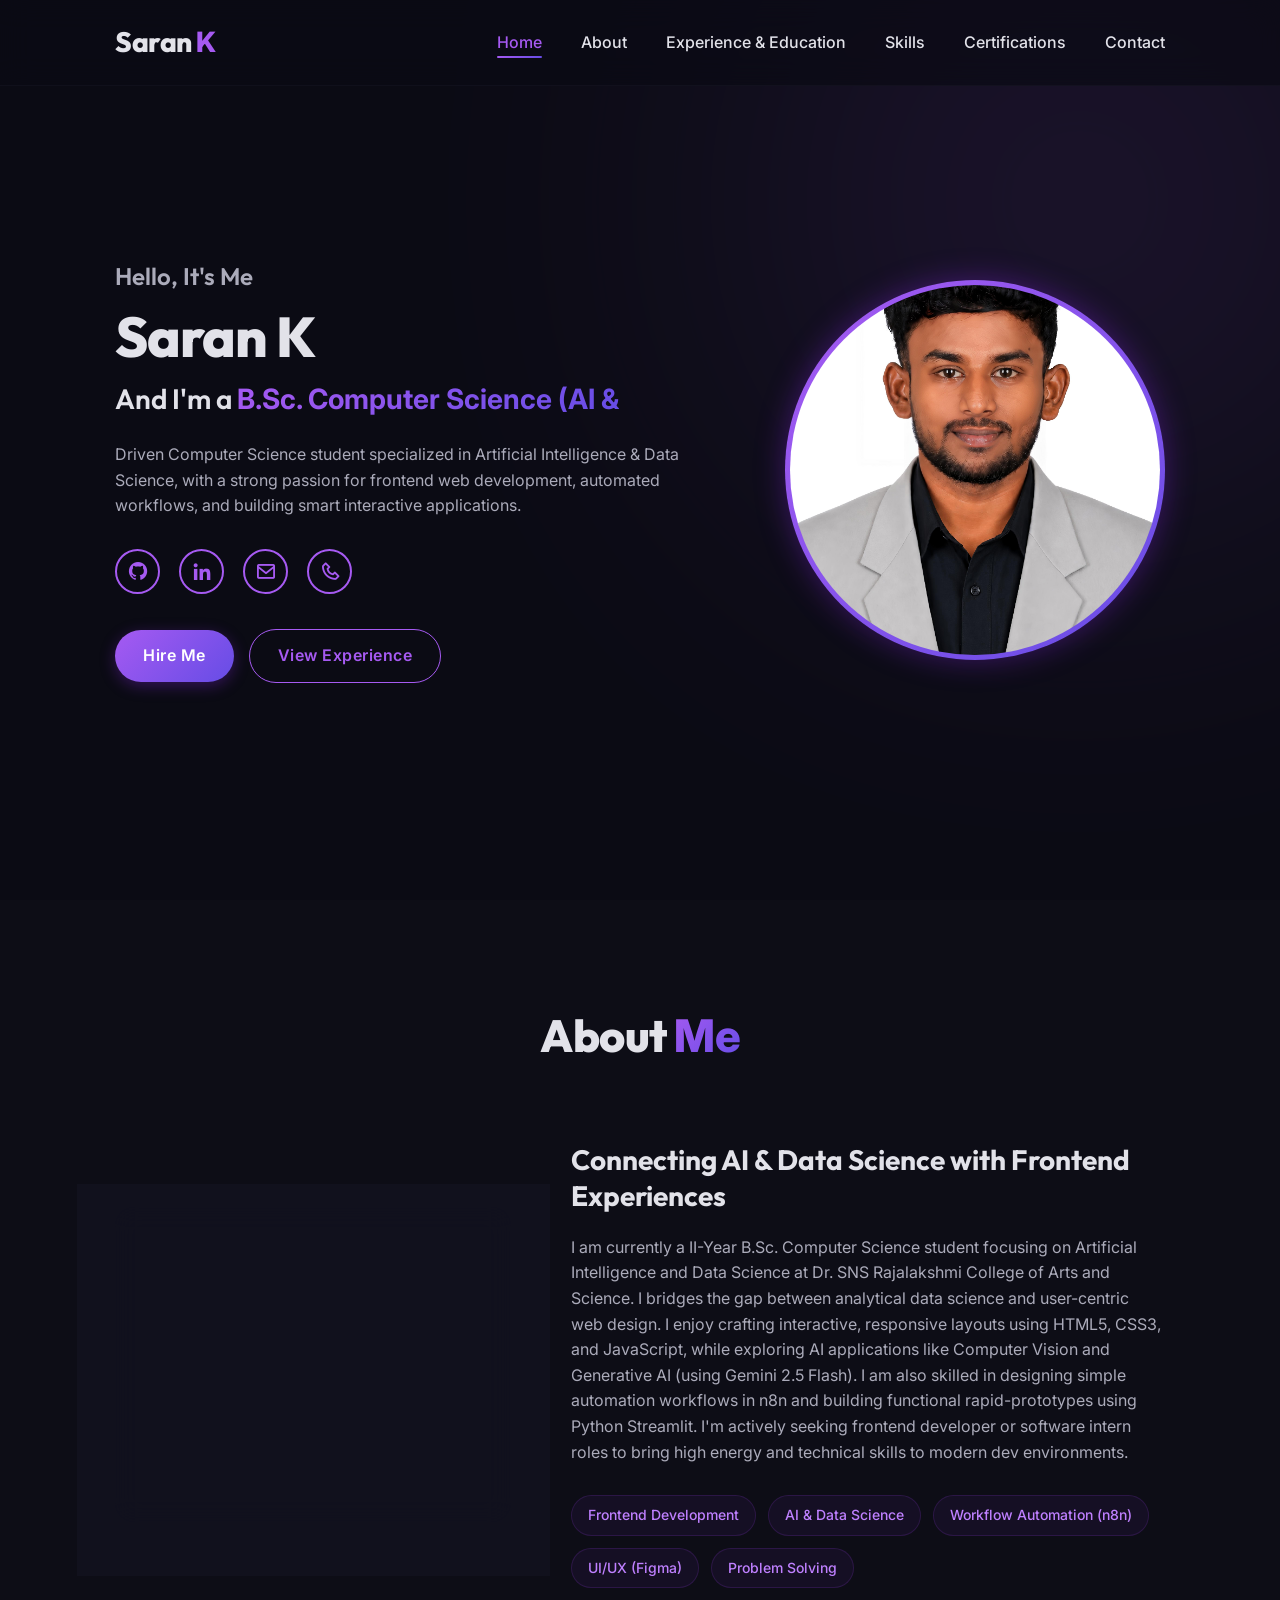
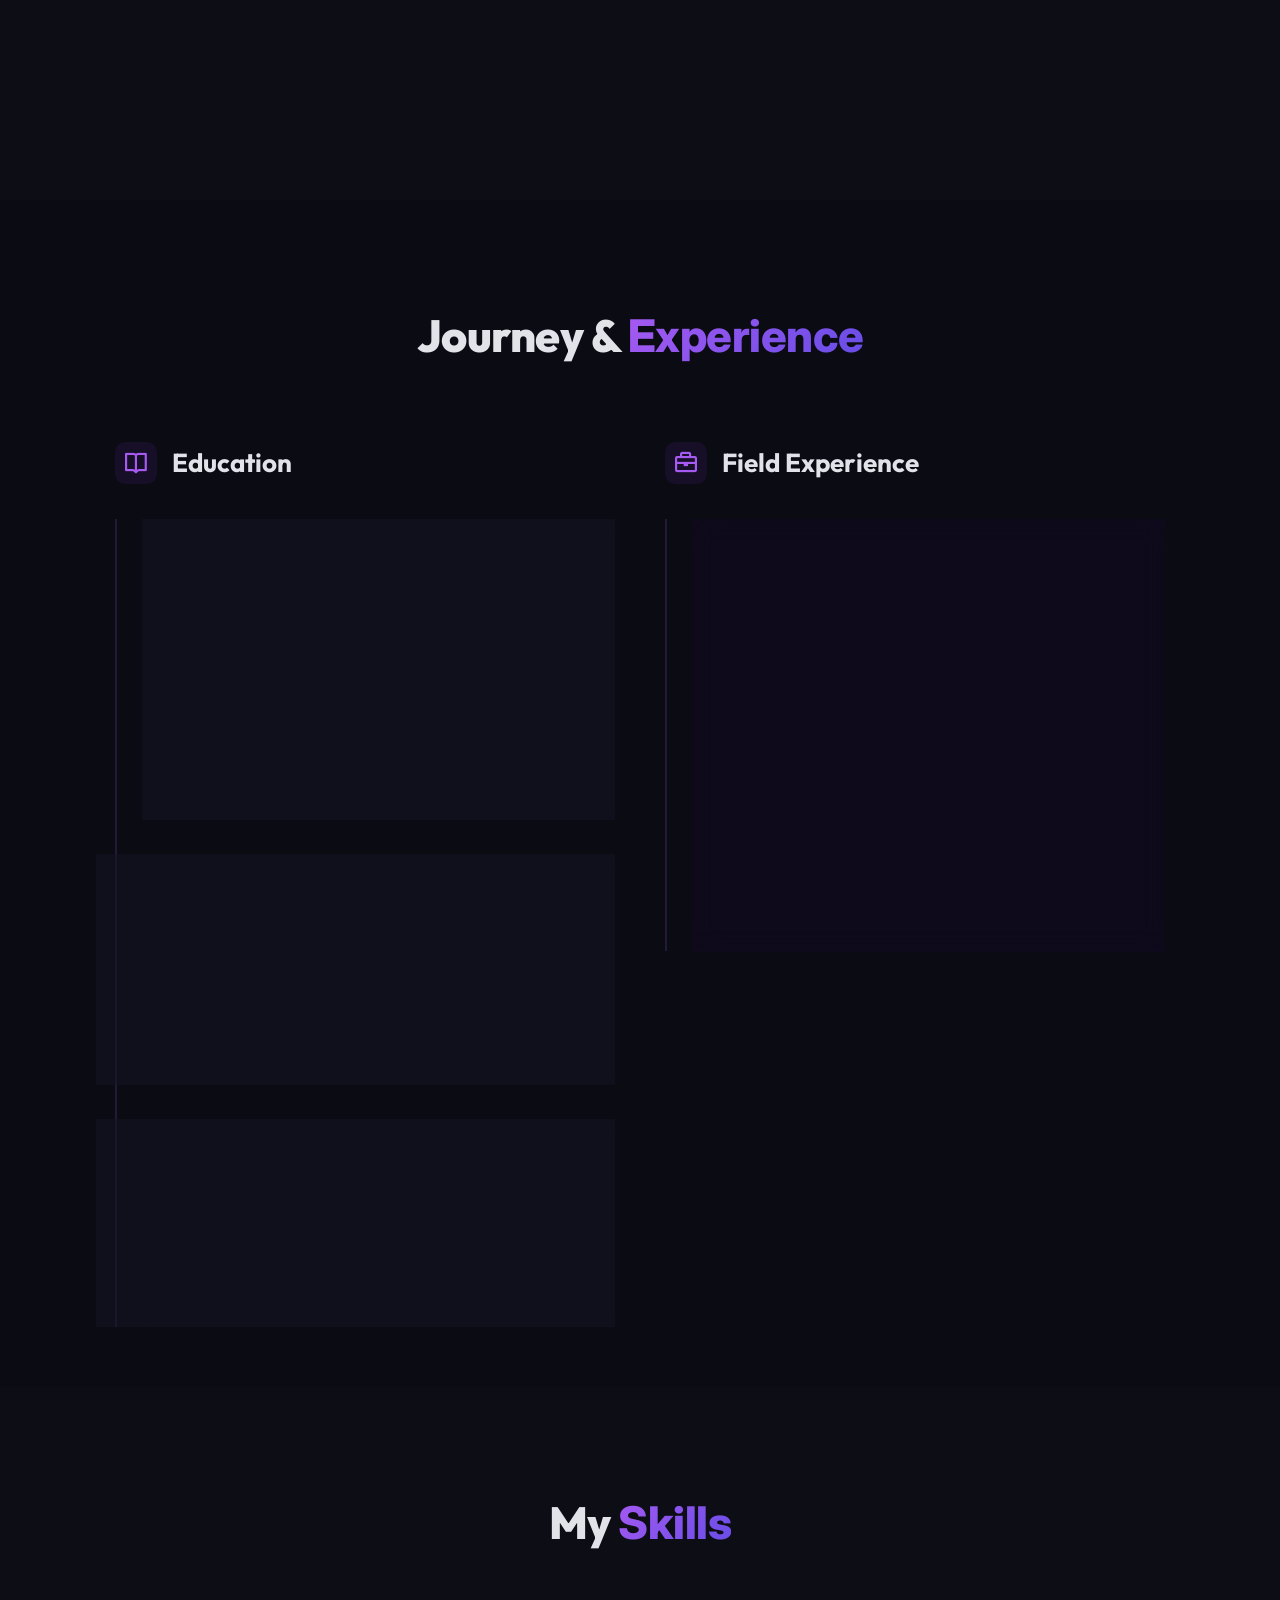
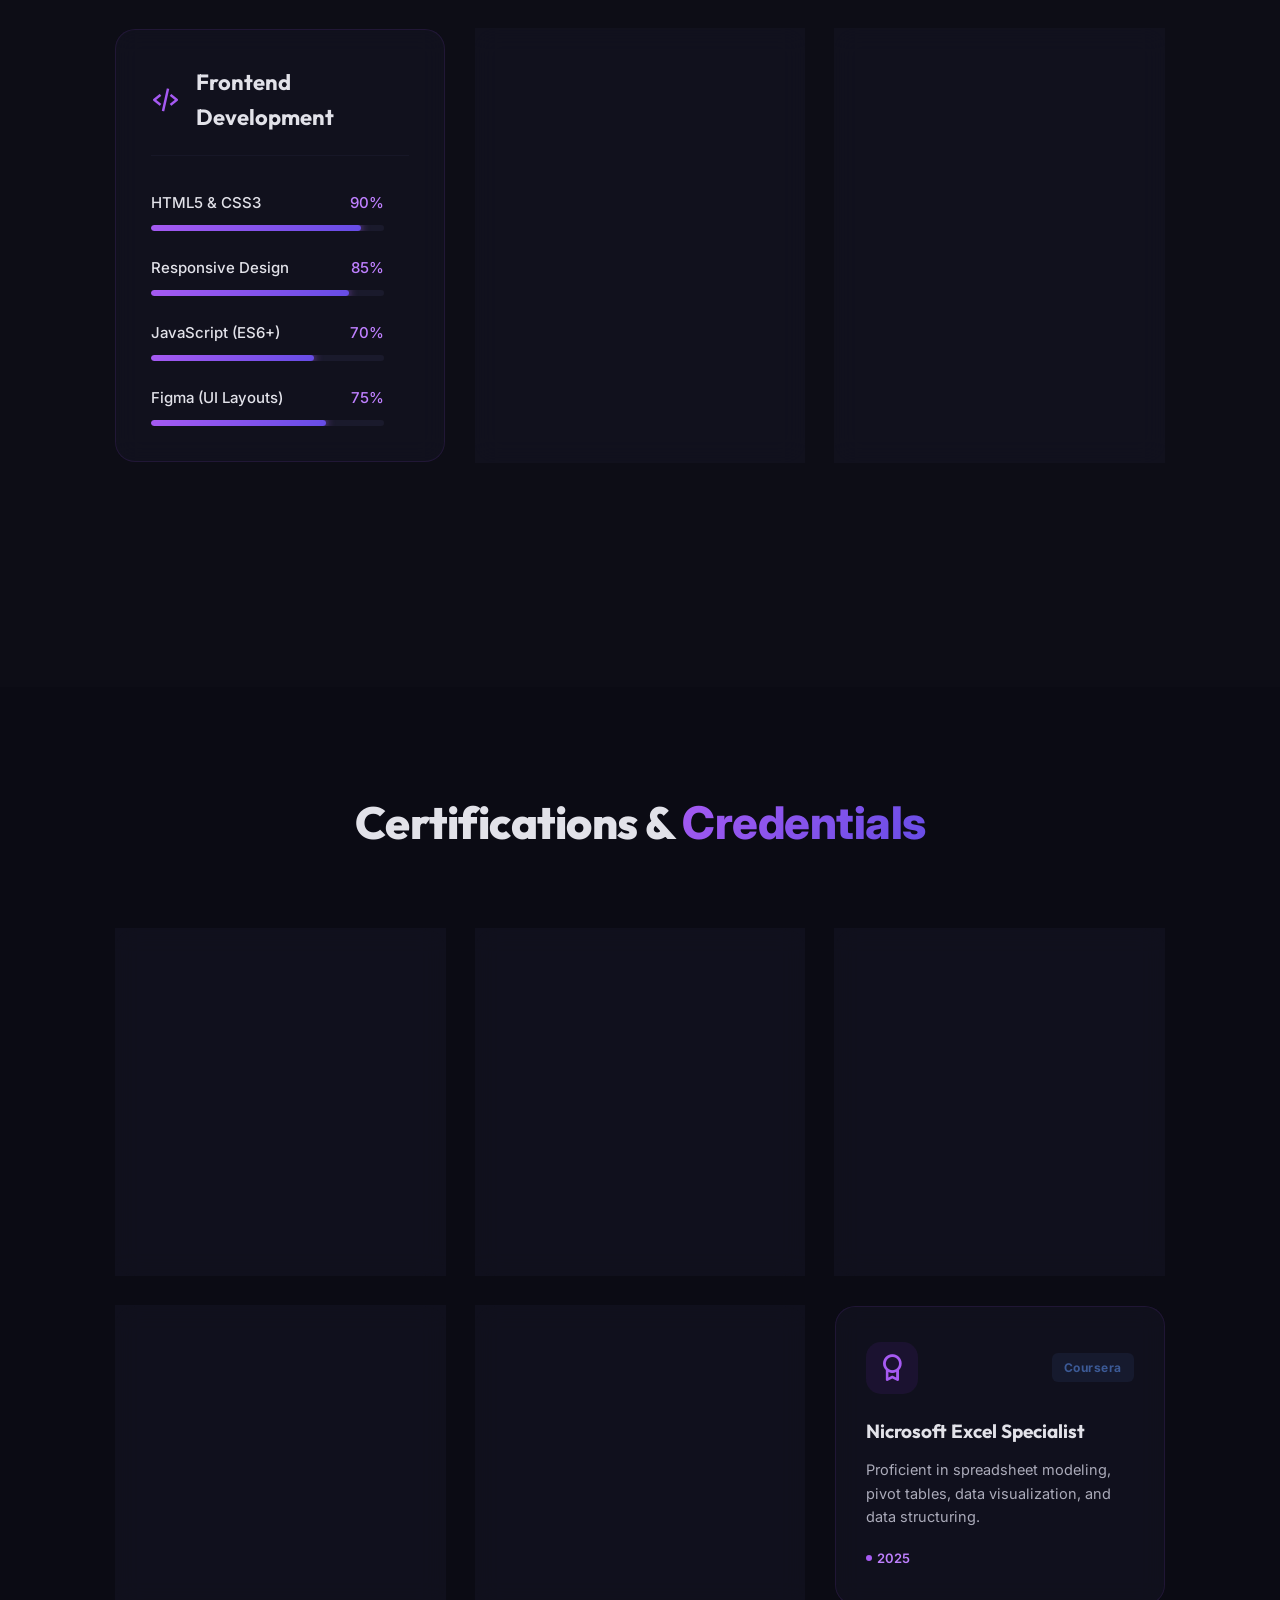
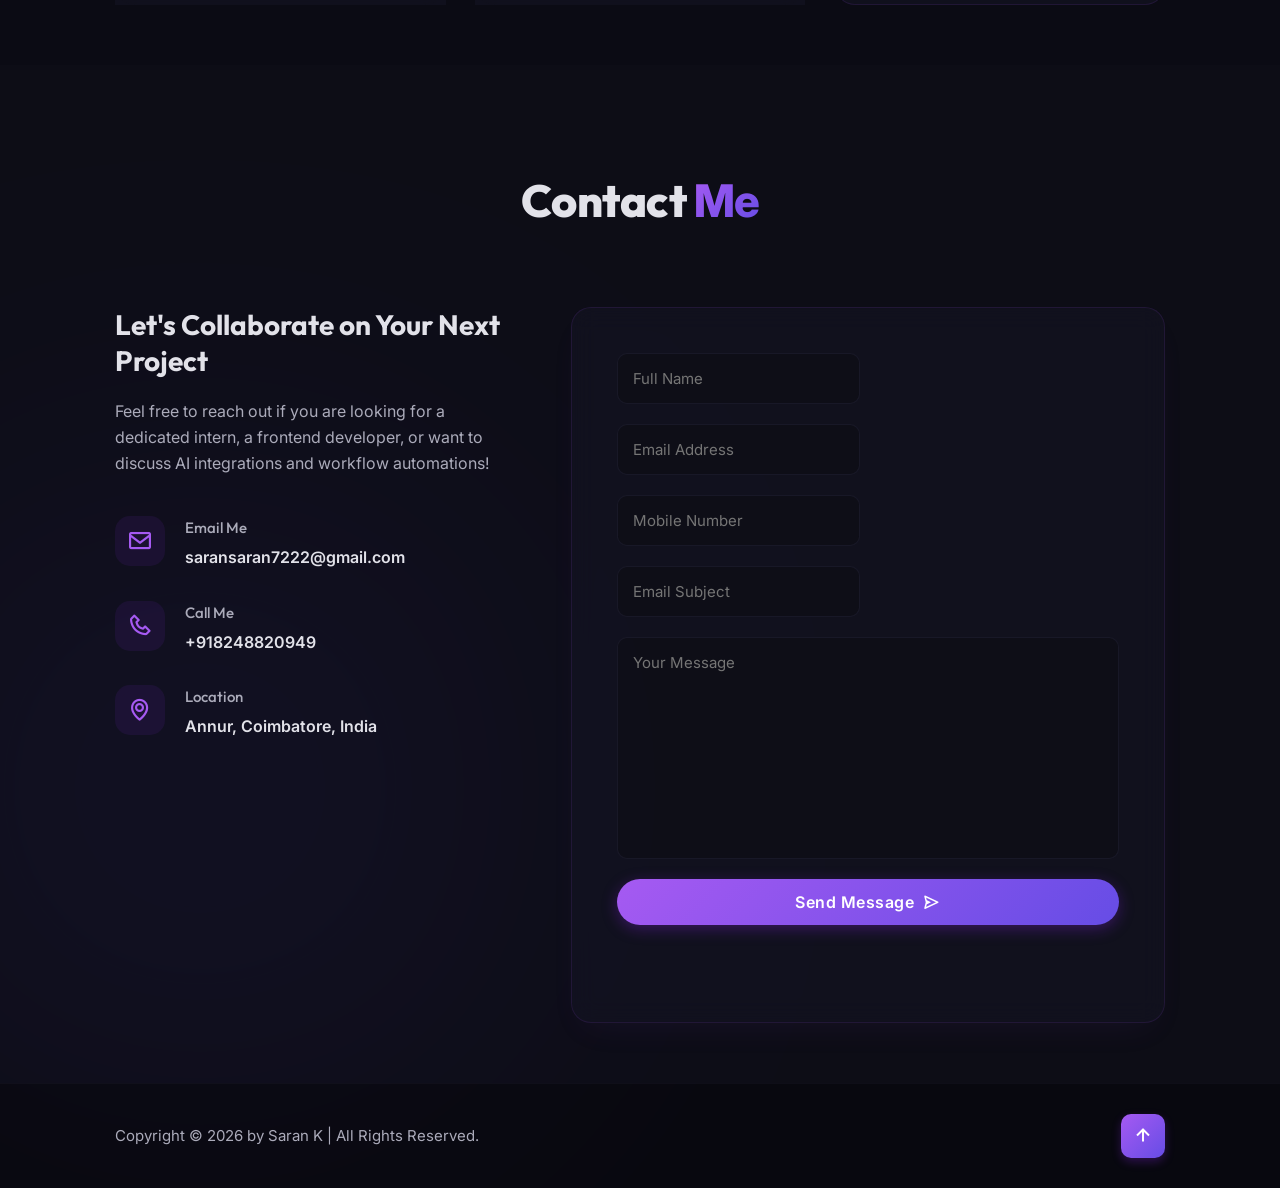
<file: index.html>
<!DOCTYPE html>
<html lang="en">
<head>
    <meta charset="UTF-8">
    <meta name="viewport" content="width=device-width, initial-scale=1.0">
    <title>Saran K | Portfolio - AI & Data Science Student & Frontend Developer</title>
    <!-- Google Fonts: Outfit (headings) & Inter (body) -->
    <link rel="preconnect" href="https://fonts.googleapis.com">
    <link rel="preconnect" href="https://fonts.gstatic.com" crossorigin>
    <link href="https://fonts.googleapis.com/css2?family=Inter:wght@300;400;500;600;700&family=Outfit:wght@400;500;600;700;800&display=swap" rel="stylesheet">
    <!-- Boxicons for Premium Icons -->
    <link href="https://unpkg.com/boxicons@2.1.4/css/boxicons.min.css" rel="stylesheet">
    <link rel="stylesheet" href="style.css">
</head>
<body>
    <!-- Ambient Background Light Effects -->
    <div class="glow-bg-1"></div>
    <div class="glow-bg-2"></div>

    <!-- Floating Admin Control Panel -->
    <div class="admin-panel glass">
        <div class="admin-title">
            <i class='bx bxs-user-badge'></i>
            <span>Portfolio Editor</span>
        </div>
        <div class="admin-actions">
            <button id="edit-btn" class="admin-btn"><i class='bx bx-edit-alt'></i> <span>Edit Mode</span></button>
            <button id="share-btn" class="admin-btn"><i class='bx bx-save'></i> <span>Export JS Config</span></button>
            <button id="reset-btn" class="admin-btn btn-danger"><i class='bx bx-reset'></i> <span>Reset Default</span></button>
            <div id="forms-key-container" style="margin-top: 1rem; display: none; text-align: left;">
                <label for="admin-web3forms-key" style="font-size: 1.15rem; color: var(--text-muted); font-weight: 600; display: block; margin-bottom: 0.5rem;">Web3Forms Access Key:</label>
                <input type="text" id="admin-web3forms-key" placeholder="Paste Access Key here" style="width: 100%; padding: 0.8rem 1.2rem; font-size: 1.2rem; border-radius: 0.8rem; background: var(--bg-color); border: 1px solid var(--card-border); color: #fff;">
                <span style="font-size: 1.05rem; color: var(--text-muted); display: block; margin-top: 0.5rem; line-height: 1.3;">Register at <a href="https://web3forms.com/" target="_blank" style="color: var(--primary-color);">web3forms.com</a> to receive contact form emails.</span>
            </div>
        </div>
    </div>

    <!-- Header / Navbar -->
    <header class="header">
        <a href="#home" class="logo">Saran <span>K</span></a>
        
        <i class='bx bx-menu' id="menu-icon"></i>
        
        <nav class="navbar">
            <a href="#home" class="active">Home</a>
            <a href="#about">About</a>
            <a href="#experience">Experience & Education</a>
            <a href="#skills">Skills</a>
            <a href="#certifications">Certifications</a>
            <a href="#contact">Contact</a>
        </nav>
    </header>

    <!-- Hero Section -->
    <section class="hero" id="home">
        <div class="hero-content">
            <h3>Hello, It's Me</h3>
            <h1 id="hero-name" data-editable="true">Saran K</h1>
            <h3>And I'm a <span class="multiple-text"></span></h3>
            <p id="hero-desc" data-editable="true">Driven Computer Science student specialized in Artificial Intelligence & Data Science, with a strong passion for frontend web development, automated workflows, and building smart interactive applications.</p>
            <div class="social-media">
                <a href="https://github.com/saran7222" id="social-github" class="editable-social" data-placeholder="GitHub URL" target="_blank" aria-label="GitHub"><i class='bx bxl-github'></i></a>
                <a href="https://linkedin.com/in/saran-k-46703b319" id="social-linkedin" class="editable-social" data-placeholder="LinkedIn URL" target="_blank" aria-label="LinkedIn"><i class='bx bxl-linkedin'></i></a>
                <a href="mailto:saransaran7222@gmail.com" id="social-email" class="editable-social" data-placeholder="Email Address" aria-label="Email"><i class='bx bx-envelope'></i></a>
                <a href="tel:+918248820949" id="social-phone" class="editable-social" data-placeholder="Phone Number" aria-label="Phone"><i class='bx bx-phone'></i></a>
            </div>
            <div class="hero-buttons">
                <a href="#contact" class="btn">Hire Me</a>
                <a href="#experience" class="btn btn-outline">View Experience</a>
            </div>
        </div>

        <div class="hero-img-box">
            <div class="glowing-border-wrapper">
                <div class="hero-img-container">
                    <img src="profile.png" alt="Saran K Portrait">
                </div>
            </div>
        </div>
    </section>

    <!-- About Section -->
    <section class="about" id="about">
        <h2 class="heading">About <span>Me</span></h2>
        
        <div class="about-container">
            <div class="about-card glass">
                <div class="about-info-row">
                    <div class="info-item">
                        <i class='bx bx-map-pin'></i>
                        <div>
                            <h4>Location</h4>
                            <p id="about-location" data-editable="true">Annur, Coimbatore, India</p>
                        </div>
                    </div>
                    <div class="info-item">
                        <i class='bx bx-graduation'></i>
                        <div>
                            <h4>Degree</h4>
                            <p id="about-degree" data-editable="true">B.Sc. Computer Science (AI & DS)</p>
                        </div>
                    </div>
                </div>
                <div class="about-info-row">
                    <div class="info-item">
                        <i class='bx bx-envelope'></i>
                        <div>
                            <h4>Email</h4>
                            <p id="about-email" data-editable="true">saransaran7222@gmail.com</p>
                        </div>
                    </div>
                    <div class="info-item">
                        <i class='bx bx-globe'></i>
                        <div>
                            <h4>Languages</h4>
                            <p id="about-languages" data-editable="true">English, Tamil</p>
                        </div>
                    </div>
                </div>
            </div>

            <div class="about-content">
                <h3 id="about-title" data-editable="true">Connecting AI & Data Science with Frontend Experiences</h3>
                <p id="about-desc" data-editable="true">
                    I am currently a II-Year B.Sc. Computer Science student focusing on Artificial Intelligence and Data Science at Dr. SNS Rajalakshmi College of Arts and Science. I bridges the gap between analytical data science and user-centric web design. 
                </p>
                <div class="interest-tags" id="about-tags-container">
                    <!-- Dynamic tags will be loaded here -->
                </div>
                <div class="edit-actions-tag" style="margin-top: 15px; display: none;">
                    <button id="add-tag-btn" class="edit-add-btn"><i class='bx bx-plus'></i> Add Tag</button>
                </div>
            </div>
        </div>
    </section>

    <!-- Experience & Education Section -->
    <section class="experience" id="experience">
        <h2 class="heading">Journey & <span>Experience</span></h2>
        
        <div class="timeline-container">
            <!-- Left Column: Education -->
            <div class="timeline-column">
                <h3 class="timeline-title"><i class='bx bx-book-open'></i> Education</h3>
                <div class="edit-actions-timeline" style="display: none; margin-bottom: 2rem;">
                    <button class="edit-add-btn" onclick="openTimelineModal('education')"><i class='bx bx-plus'></i> Add Education</button>
                </div>
                <div class="timeline-box" id="education-timeline">
                    <!-- Dynamic Education Cards -->
                </div>
            </div>

            <!-- Right Column: Project Experience -->
            <div class="timeline-column">
                <h3 class="timeline-title"><i class='bx bx-briefcase'></i> Field Experience</h3>
                <div class="edit-actions-timeline" style="display: none; margin-bottom: 2rem;">
                    <button class="edit-add-btn" onclick="openTimelineModal('experience')"><i class='bx bx-plus'></i> Add Experience</button>
                </div>
                <div class="timeline-box" id="experience-timeline">
                    <!-- Dynamic Experience Cards -->
                </div>
            </div>
        </div>
    </section>

    <!-- Skills Section -->
    <section class="skills" id="skills">
        <h2 class="heading">My <span>Skills</span></h2>

        <div class="skills-grid" id="skills-grid-container">
            <!-- Dynamic Skill categories populated by Javascript -->
        </div>
    </section>

    <!-- Certifications Section -->
    <section class="certifications" id="certifications">
        <h2 class="heading">Certifications & <span>Credentials</span></h2>
        
        <div class="edit-actions-cert" style="display: none; margin-bottom: 3rem; text-align: center;">
            <button class="edit-add-btn" onclick="openCertModal()"><i class='bx bx-plus'></i> Add Certification</button>
        </div>

        <div class="certifications-grid" id="certifications-grid-container">
            <!-- Dynamic Certification cards populated by Javascript -->
        </div>
    </section>

    <!-- Contact Section -->
    <section class="contact" id="contact">
        <h2 class="heading">Contact <span>Me</span></h2>

        <div class="contact-container">
            <!-- Contact details -->
            <div class="contact-info">
                <h3>Let's Collaborate on Your Next Project</h3>
                <p>Feel free to reach out if you are looking for a dedicated intern, a frontend developer, or want to discuss AI integrations and workflow automations!</p>
                
                <div class="contact-details-list">
                    <div class="contact-detail-item">
                        <i class='bx bx-envelope'></i>
                        <div>
                            <h4>Email Me</h4>
                            <a href="mailto:saransaran7222@gmail.com" id="contact-email-val">saransaran7222@gmail.com</a>
                        </div>
                    </div>
                    <div class="contact-detail-item">
                        <i class='bx bx-phone'></i>
                        <div>
                            <h4>Call Me</h4>
                            <a href="tel:+918248820949" id="contact-phone-val">+91 82488 20949</a>
                        </div>
                    </div>
                    <div class="contact-detail-item">
                        <i class='bx bx-map'></i>
                        <div>
                            <h4>Location</h4>
                            <span id="contact-address-val">2/568 Kanjapalli Privu, Annur, Coimbatore</span>
                        </div>
                    </div>
                </div>
            </div>

            <!-- Contact Form -->
            <form id="contact-form" class="glass">
                <div class="input-box">
                    <input type="text" id="form-name" placeholder="Full Name" required>
                    <input type="email" id="form-email" placeholder="Email Address" required>
                </div>
                <div class="input-box">
                    <input type="number" id="form-phone" placeholder="Mobile Number">
                    <input type="text" id="form-subject" placeholder="Email Subject" required>
                </div>
                <textarea name="message" id="form-message" cols="30" rows="10" placeholder="Your Message" required></textarea>
                <button type="submit" class="btn">Send Message <i class='bx bx-send'></i></button>
                <div class="form-feedback" id="form-feedback"></div>
            </form>
        </div>
    </section>

    <!-- Footer -->
    <footer class="footer">
        <div class="footer-text">
            <p>Copyright &copy; 2026 by Saran K | All Rights Reserved.</p>
        </div>
        <div class="footer-iconTop">
            <a href="#home"><i class='bx bx-up-arrow-alt'></i></a>
        </div>
    </footer>

    <!-- ==================== EDITING MODALS ==================== -->
    <!-- Timeline Modal -->
    <div id="timeline-modal" class="modal-overlay">
        <div class="modal-content glass">
            <div class="modal-header">
                <h3 id="timeline-modal-title">Add Entry</h3>
                <i class='bx bx-x close-modal' onclick="closeModal('timeline-modal')"></i>
            </div>
            <form id="timeline-form">
                <input type="hidden" id="timeline-item-type">
                <input type="hidden" id="timeline-item-index">
                
                <div class="form-group">
                    <label for="timeline-title-input">Title / Role</label>
                    <input type="text" id="timeline-title-input" required placeholder="e.g., B.Sc. Computer Science or Frontend Developer Intern">
                </div>
                <div class="form-group">
                    <label for="timeline-subtitle-input">Institution / Company</label>
                    <input type="text" id="timeline-subtitle-input" required placeholder="e.g., Dr. SNS Rajalakshmi College or Ascentre Technologies">
                </div>
                <div class="form-group">
                    <label for="timeline-period-input">Time Period</label>
                    <input type="text" id="timeline-period-input" required placeholder="e.g., 2024 - Present or Mar - Apr 2025">
                </div>
                <div class="form-group">
                    <label for="timeline-desc-input">Description (Separate paragraphs or bullet points with new lines)</label>
                    <textarea id="timeline-desc-input" rows="5" required placeholder="Describe responsibilities or highlights..."></textarea>
                </div>
                <div class="modal-actions">
                    <button type="button" class="btn btn-outline" onclick="closeModal('timeline-modal')">Cancel</button>
                    <button type="submit" class="btn">Save Entry</button>
                </div>
            </form>
        </div>
    </div>

    <!-- Skill Modal -->
    <div id="skill-modal" class="modal-overlay">
        <div class="modal-content glass">
            <div class="modal-header">
                <h3 id="skill-modal-title">Add Skill</h3>
                <i class='bx bx-x close-modal' onclick="closeModal('skill-modal')"></i>
            </div>
            <form id="skill-form">
                <input type="hidden" id="skill-category-index">
                <input type="hidden" id="skill-item-index">
                
                <div class="form-group">
                    <label for="skill-name-input">Skill Name</label>
                    <input type="text" id="skill-name-input" required placeholder="e.g., HTML5 & CSS3">
                </div>
                <div class="form-group">
                    <label for="skill-value-input">Expertise Percentage (%)</label>
                    <div style="display: flex; gap: 15px; align-items: center;">
                        <input type="range" id="skill-value-input" min="0" max="100" value="80" style="flex-grow: 1;" oninput="document.getElementById('skill-value-display').innerText = this.value + '%'">
                        <span id="skill-value-display" style="width: 50px; font-weight: bold;">80%</span>
                    </div>
                </div>
                <div class="modal-actions">
                    <button type="button" class="btn btn-outline" onclick="closeModal('skill-modal')">Cancel</button>
                    <button type="submit" class="btn">Save Skill</button>
                </div>
            </form>
        </div>
    </div>

    <!-- Certification Modal -->
    <div id="cert-modal" class="modal-overlay">
        <div class="modal-content glass">
            <div class="modal-header">
                <h3 id="cert-modal-title">Add Certification</h3>
                <i class='bx bx-x close-modal' onclick="closeModal('cert-modal')"></i>
            </div>
            <form id="cert-form">
                <input type="hidden" id="cert-item-index">
                
                <div class="form-group">
                    <label for="cert-name-input">Certification Name</label>
                    <input type="text" id="cert-name-input" required placeholder="e.g., Enterprise Design Thinking Practitioner">
                </div>
                <div class="form-group">
                    <label for="cert-issuer-input">Issuer Name</label>
                    <input type="text" id="cert-issuer-input" required placeholder="e.g., IBM, Microsoft, Coursera">
                </div>
                <div class="form-group">
                    <label for="cert-desc-input">Short Description</label>
                    <input type="text" id="cert-desc-input" required placeholder="Summarize your credential details...">
                </div>
                <div class="form-group">
                    <label for="cert-date-input">Year Completed</label>
                    <input type="text" id="cert-date-input" required placeholder="e.g., 2025">
                </div>
                <div class="modal-actions">
                    <button type="button" class="btn btn-outline" onclick="closeModal('cert-modal')">Cancel</button>
                    <button type="submit" class="btn">Save Certificate</button>
                </div>
            </form>
        </div>
    </div>

    <!-- Share Modal -->
    <div id="share-modal" class="modal-overlay">
        <div class="modal-content glass" style="max-width: 600px;">
            <div class="modal-header">
                <h3>Export Portfolio Configuration</h3>
                <i class='bx bx-x close-modal' onclick="closeModal('share-modal')"></i>
            </div>
            <p style="color: var(--text-muted); margin-bottom: 2rem; font-size: 1.45rem;">
                To save your edits permanently so that everyone visiting your site sees them:
            </p>
            <ol style="color: var(--text-muted); margin-left: 2rem; margin-bottom: 2rem; font-size: 1.4rem; list-style-type: decimal;">
                <li style="margin-bottom: 0.8rem;">Click the <strong>"Copy JavaScript Code"</strong> button below.</li>
                <li style="margin-bottom: 0.8rem;">Open your local file <strong>script.js</strong> in a code editor.</li>
                <li style="margin-bottom: 0.8rem;">Replace the entire <code>const defaultData = { ... };</code> block (at the very top) by pasting the copied code.</li>
                <li style="margin-bottom: 0.8rem;">Commit and push your changes to your GitHub Repository!</li>
            </ol>
            <div class="form-group">
                <textarea id="share-link-input" readonly rows="8" style="width: 100%; padding: 1.2rem; background: var(--bg-color); border: 1px solid var(--primary-color); border-radius: 1rem; color: #fff; font-family: monospace; font-size: 1.2rem; resize: none;"></textarea>
            </div>
            <div style="text-align: right; margin-top: 1.5rem;">
                <button type="button" class="btn" onclick="copyShareURL()"><i class='bx bx-copy'></i> Copy JavaScript Code</button>
            </div>
            <div id="share-feedback" style="margin-top: 10px; font-size: 1.45rem; font-weight: 600; color: #4caf50; text-align: center;"></div>
            <div class="modal-actions" style="margin-top: 2rem;">
                <button type="button" class="btn btn-outline" style="width: 100%; margin-left: 0;" onclick="closeModal('share-modal')">Close</button>
            </div>
        </div>
    </div>

    <script src="script.js"></script>
</body>
</html>
</file>
<file: style.css>
/* ==================== CONFIGURATION & VARIABLES ==================== */
:root {
    --bg-color: hsl(240, 30%, 6%);
    --card-bg: hsla(240, 25%, 11%, 0.6);
    --card-border: hsla(270, 50%, 50%, 0.15);
    --card-border-hover: hsla(270, 80%, 65%, 0.45);
    
    --text-color: hsl(240, 15%, 90%);
    --text-muted: hsl(240, 10%, 70%);
    
    --primary-color: hsl(270, 85%, 65%);
    --primary-glow: hsl(270, 100%, 75%);
    --secondary-color: hsl(250, 75%, 60%);
    --accent-gradient: linear-gradient(135deg, var(--primary-color), var(--secondary-color));
    
    --nav-height: 80px;
    --transition-smooth: all 0.4s cubic-bezier(0.25, 1, 0.5, 1);
}

/* ==================== RESET & GENERAL STYLES ==================== */
* {
    margin: 0;
    padding: 0;
    box-sizing: border-box;
    text-decoration: none;
    border: none;
    outline: none;
    scroll-behavior: smooth;
    font-family: 'Inter', sans-serif;
}

html {
    font-size: 62.5%;
    overflow-x: hidden;
}

body {
    background: var(--bg-color);
    color: var(--text-color);
    font-size: 1.6rem;
    line-height: 1.6;
    position: relative;
    overflow-x: hidden;
}

/* Ambient Background Blobs */
.glow-bg-1, .glow-bg-2 {
    position: absolute;
    width: 600px;
    height: 600px;
    border-radius: 50%;
    filter: blur(180px);
    opacity: 0.15;
    z-index: -1;
    pointer-events: none;
}

.glow-bg-1 {
    background: var(--primary-color);
    top: -100px;
    right: -100px;
    animation: floatBlob1 15s infinite alternate;
}

.glow-bg-2 {
    background: var(--secondary-color);
    bottom: 100px;
    left: -100px;
    animation: floatBlob2 18s infinite alternate;
}

@keyframes floatBlob1 {
    0% { transform: translate(0, 0) scale(1); }
    100% { transform: translate(-80px, 100px) scale(1.2); }
}

@keyframes floatBlob2 {
    0% { transform: translate(0, 0) scale(1.2); }
    100% { transform: translate(100px, -80px) scale(0.9); }
}

/* Custom Scrollbar */
::-webkit-scrollbar {
    width: 8px;
}
::-webkit-scrollbar-track {
    background: var(--bg-color);
}
::-webkit-scrollbar-thumb {
    background: hsla(270, 50%, 50%, 0.3);
    border-radius: 4px;
}
::-webkit-scrollbar-thumb:hover {
    background: var(--primary-color);
}

/* ==================== REUSABLE UTILITIES ==================== */
section {
    min-height: 100vh;
    padding: 10rem 9% 6rem;
}

.heading {
    font-family: 'Outfit', sans-serif;
    font-size: 4.5rem;
    text-align: center;
    margin-bottom: 7rem;
    font-weight: 800;
    letter-spacing: -0.5px;
}

.heading span {
    background: var(--accent-gradient);
    -webkit-background-clip: text;
    -webkit-text-fill-color: transparent;
}

/* Glassmorphism Card Style */
.glass {
    background: var(--card-bg);
    backdrop-filter: blur(12px);
    -webkit-backdrop-filter: blur(12px);
    border: 1px solid var(--card-border);
    border-radius: 2rem;
    transition: var(--transition-smooth);
}

.glass:hover {
    border-color: var(--card-border-hover);
    box-shadow: 0 10px 30px -10px hsla(270, 70%, 50%, 0.2);
}

/* Buttons */
.btn {
    display: inline-flex;
    align-items: center;
    justify-content: center;
    padding: 1.3rem 2.8rem;
    background: var(--accent-gradient);
    border-radius: 4rem;
    color: #fff;
    font-size: 1.6rem;
    font-weight: 600;
    letter-spacing: 0.5px;
    box-shadow: 0 4px 15px hsla(270, 70%, 50%, 0.35);
    transition: var(--transition-smooth);
    cursor: pointer;
}

.btn i {
    margin-left: 0.8rem;
    font-size: 1.8rem;
    transition: var(--transition-smooth);
}

.btn:hover {
    transform: translateY(-3px);
    box-shadow: 0 8px 25px hsla(270, 70%, 50%, 0.5);
    filter: brightness(1.1);
}

.btn:hover i {
    transform: translateX(3px);
}

.btn-outline {
    background: transparent;
    border: 1px solid var(--primary-color);
    box-shadow: none;
    color: var(--primary-color);
    margin-left: 1.5rem;
}

.btn-outline:hover {
    background: hsla(270, 70%, 50%, 0.1);
    color: #fff;
    border-color: var(--primary-glow);
    box-shadow: 0 4px 15px hsla(270, 70%, 50%, 0.2);
}

/* ==================== HEADER & NAVBAR ==================== */
.header {
    position: fixed;
    top: 0;
    left: 0;
    width: 100%;
    padding: 2rem 9%;
    background: hsla(240, 30%, 6%, 0.7);
    backdrop-filter: blur(15px);
    -webkit-backdrop-filter: blur(15px);
    border-bottom: 1px solid hsla(240, 20%, 20%, 0.2);
    display: flex;
    justify-content: space-between;
    align-items: center;
    z-index: 100;
    transition: var(--transition-smooth);
}

.logo {
    font-family: 'Outfit', sans-serif;
    font-size: 2.8rem;
    color: var(--text-color);
    font-weight: 800;
    letter-spacing: -0.5px;
}

.logo span {
    color: var(--primary-color);
}

.navbar a {
    font-size: 1.6rem;
    color: var(--text-color);
    font-weight: 500;
    margin-left: 3.5rem;
    transition: var(--transition-smooth);
    position: relative;
}

.navbar a:hover,
.navbar a.active {
    color: var(--primary-color);
}

.navbar a::after {
    content: '';
    position: absolute;
    bottom: -6px;
    left: 0;
    width: 0;
    height: 2px;
    background: var(--accent-gradient);
    transition: var(--transition-smooth);
    border-radius: 2px;
}

.navbar a:hover::after,
.navbar a.active::after {
    width: 100%;
}

#menu-icon {
    font-size: 3.6rem;
    color: var(--text-color);
    cursor: pointer;
    display: none;
}

/* ==================== HERO SECTION ==================== */
.hero {
    display: flex;
    justify-content: space-between;
    align-items: center;
    gap: 4rem;
}

.hero-content {
    max-width: 60rem;
}

.hero-content h3 {
    font-family: 'Outfit', sans-serif;
    font-size: 2.4rem;
    font-weight: 600;
    color: var(--text-muted);
}

.hero-content h1 {
    font-family: 'Outfit', sans-serif;
    font-size: 5.6rem;
    font-weight: 800;
    margin: 1rem 0;
    letter-spacing: -1px;
    line-height: 1.1;
}

.hero-content h3:nth-of-type(2) {
    margin-bottom: 2rem;
    font-size: 2.8rem;
    color: var(--text-color);
}

.multiple-text {
    background: var(--accent-gradient);
    -webkit-background-clip: text;
    -webkit-text-fill-color: transparent;
    font-weight: 700;
}

.hero-content p {
    font-size: 1.6rem;
    color: var(--text-muted);
    margin-bottom: 3rem;
}

.social-media {
    margin-bottom: 3.5rem;
}

.social-media a {
    display: inline-flex;
    justify-content: center;
    align-items: center;
    width: 4.5rem;
    height: 4.5rem;
    background: transparent;
    border: 2px solid var(--primary-color);
    border-radius: 50%;
    font-size: 2.2rem;
    color: var(--primary-color);
    margin-right: 1.5rem;
    transition: var(--transition-smooth);
}

.social-media a:hover {
    background: var(--primary-color);
    color: var(--bg-color);
    box-shadow: 0 0 15px var(--primary-color);
    transform: translateY(-3px);
}

.hero-buttons {
    display: flex;
    align-items: center;
}

.hero-img-box {
    position: relative;
    display: flex;
    justify-content: center;
    align-items: center;
}

.glowing-border-wrapper {
    position: relative;
    width: 380px;
    height: 380px;
    border-radius: 50%;
    padding: 5px;
    background: var(--accent-gradient);
    box-shadow: 0 0 30px hsla(270, 70%, 50%, 0.4);
    animation: profileGlow 6s ease-in-out infinite alternate;
}

.hero-img-container {
    width: 100%;
    height: 100%;
    border-radius: 50%;
    overflow: hidden;
    background: var(--bg-color);
    position: relative;
}

.hero-img-container img {
    width: 100%;
    height: 100%;
    object-fit: cover;
    transition: var(--transition-smooth);
}

.hero-img-container:hover img {
    transform: scale(1.05);
}

@keyframes profileGlow {
    0% {
        box-shadow: 0 0 25px hsla(270, 70%, 50%, 0.3);
        border-radius: 50% 45% 48% 52%;
    }
    50% {
        box-shadow: 0 0 45px hsla(250, 80%, 60%, 0.6);
        border-radius: 48% 52% 45% 50%;
    }
    100% {
        box-shadow: 0 0 25px hsla(270, 70%, 50%, 0.3);
        border-radius: 50% 45% 48% 52%;
    }
}

/* ==================== ABOUT SECTION ==================== */
.about {
    background: hsla(240, 25%, 8%, 0.4);
}

.about-container {
    display: grid;
    grid-template-columns: 1.2fr 1.8fr;
    gap: 6rem;
    align-items: center;
}

.about-card {
    padding: 4rem 3.5rem;
    display: flex;
    flex-direction: column;
    gap: 3.5rem;
    box-shadow: 0 15px 35px -15px hsla(270, 50%, 50%, 0.1);
}

.about-info-row {
    display: flex;
    justify-content: space-between;
    gap: 2rem;
}

.info-item {
    display: flex;
    align-items: flex-start;
    gap: 1.5rem;
    width: 50%;
}

.info-item i {
    font-size: 2.6rem;
    color: var(--primary-color);
    background: hsla(270, 70%, 50%, 0.1);
    padding: 1rem;
    border-radius: 1.2rem;
}

.info-item h4 {
    font-family: 'Outfit', sans-serif;
    font-size: 1.5rem;
    color: var(--text-muted);
    font-weight: 500;
    margin-bottom: 0.3rem;
}

.info-item p {
    font-size: 1.5rem;
    font-weight: 600;
    color: var(--text-color);
    word-break: break-all;
}

.about-content h3 {
    font-family: 'Outfit', sans-serif;
    font-size: 2.8rem;
    font-weight: 700;
    margin-bottom: 2rem;
    line-height: 1.3;
}

.about-content p {
    font-size: 1.6rem;
    color: var(--text-muted);
    margin-bottom: 2rem;
}

.interest-tags {
    display: flex;
    flex-wrap: wrap;
    gap: 1.2rem;
    margin-top: 3rem;
}

.tag {
    padding: 0.8rem 1.6rem;
    background: hsla(270, 60%, 50%, 0.08);
    border: 1px solid hsla(270, 60%, 50%, 0.2);
    border-radius: 3rem;
    font-size: 1.4rem;
    color: var(--primary-glow);
    font-weight: 500;
    transition: var(--transition-smooth);
}

.tag:hover {
    background: hsla(270, 80%, 55%, 0.2);
    border-color: var(--primary-color);
    transform: translateY(-2px);
}

/* ==================== EXPERIENCE & EDUCATION ==================== */
.timeline-container {
    display: grid;
    grid-template-columns: 1fr 1fr;
    gap: 5rem;
}

.timeline-title {
    font-family: 'Outfit', sans-serif;
    font-size: 2.6rem;
    font-weight: 700;
    margin-bottom: 3.5rem;
    display: flex;
    align-items: center;
    gap: 1.5rem;
}

.timeline-title i {
    color: var(--primary-color);
    background: hsla(270, 70%, 50%, 0.1);
    padding: 0.8rem;
    border-radius: 1rem;
}

.timeline-box {
    border-left: 2px solid hsla(270, 50%, 55%, 0.2);
    display: flex;
    flex-direction: column;
    gap: 3.5rem;
    padding-left: 2.5rem;
    position: relative;
    min-height: 150px;
}

.timeline-content {
    position: relative;
    padding: 3rem;
}

.timeline-content::before {
    content: '';
    position: absolute;
    left: -3.2rem;
    top: 3.2rem;
    width: 1.2rem;
    height: 1.2rem;
    border-radius: 50%;
    background: var(--primary-color);
    box-shadow: 0 0 10px var(--primary-color);
    border: 3px solid var(--bg-color);
    transition: var(--transition-smooth);
}

.timeline-content:hover::before {
    background: var(--primary-glow);
    transform: scale(1.3);
}

.time-period {
    display: inline-flex;
    align-items: center;
    gap: 0.8rem;
    font-size: 1.3rem;
    font-weight: 600;
    color: var(--primary-glow);
    background: hsla(270, 70%, 50%, 0.12);
    padding: 0.5rem 1.2rem;
    border-radius: 2rem;
    margin-bottom: 1.5rem;
}

.timeline-content h3 {
    font-family: 'Outfit', sans-serif;
    font-size: 2rem;
    font-weight: 700;
    margin-bottom: 0.5rem;
}

.timeline-content h4 {
    font-size: 1.5rem;
    font-weight: 500;
    color: var(--text-muted);
    margin-bottom: 1.5rem;
}

.timeline-content p {
    font-size: 1.45rem;
    color: var(--text-muted);
}

.timeline-list {
    list-style: none;
}

.timeline-list li {
    font-size: 1.45rem;
    color: var(--text-muted);
    margin-bottom: 1rem;
    position: relative;
    padding-left: 2rem;
}

.timeline-list li::before {
    content: '→';
    position: absolute;
    left: 0;
    color: var(--primary-color);
    font-weight: bold;
}

.highlighted-card {
    border: 1px solid hsla(270, 80%, 60%, 0.25);
    background: hsla(270, 80%, 50%, 0.03);
}

.highlighted-card:hover {
    border-color: var(--primary-color);
    box-shadow: 0 10px 30px -10px hsla(270, 70%, 50%, 0.3);
}

/* ==================== SKILLS SECTION ==================== */
.skills {
    background: hsla(240, 25%, 8%, 0.4);
}

.skills-grid {
    display: grid;
    grid-template-columns: repeat(3, 1fr);
    gap: 3rem;
}

.skills-category {
    padding: 3.5rem;
    position: relative;
}

.category-header {
    display: flex;
    align-items: center;
    gap: 1.5rem;
    margin-bottom: 3.5rem;
    border-bottom: 1px solid hsla(240, 20%, 20%, 0.3);
    padding-bottom: 2rem;
}

.category-header i {
    font-size: 3rem;
    color: var(--primary-color);
}

.category-header h3 {
    font-family: 'Outfit', sans-serif;
    font-size: 2.2rem;
    font-weight: 700;
}

.skills-list {
    display: flex;
    flex-direction: column;
    gap: 2.5rem;
}

.skill-item {
    width: 100%;
    position: relative;
    padding-right: 2.5rem;
}

.skill-info {
    display: flex;
    justify-content: space-between;
    font-size: 1.5rem;
    font-weight: 500;
    margin-bottom: 1rem;
}

.skill-info span:first-child {
    color: var(--text-color);
}

.skill-info span:last-child {
    color: var(--primary-glow);
}

.progress-bar {
    width: 100%;
    height: 6px;
    background: hsla(240, 20%, 25%, 0.3);
    border-radius: 10px;
    overflow: hidden;
}

.progress-bar span {
    display: block;
    height: 100%;
    background: var(--accent-gradient);
    border-radius: 10px;
    box-shadow: 0 0 10px var(--primary-color);
    transition: width 1.5s cubic-bezier(0.1, 0.8, 0.3, 1);
    width: 0%; 
}

/* ==================== CERTIFICATIONS ==================== */
.certifications-grid {
    display: grid;
    grid-template-columns: repeat(3, 1fr);
    gap: 3rem;
}

.cert-card {
    padding: 3.5rem 3rem;
    display: flex;
    flex-direction: column;
    height: 100%;
    position: relative;
}

.cert-icon {
    display: flex;
    justify-content: space-between;
    align-items: center;
    margin-bottom: 2.5rem;
}

.cert-icon i {
    font-size: 3.2rem;
    color: var(--primary-color);
    background: hsla(270, 70%, 50%, 0.1);
    padding: 1rem;
    border-radius: 1.5rem;
}

.cert-issuer {
    font-size: 1.2rem;
    font-weight: 700;
    padding: 0.5rem 1.2rem;
    border-radius: 0.6rem;
    letter-spacing: 0.5px;
}

/* Custom colors for issuers */
.cert-issuer.ibm { background: rgba(0, 102, 204, 0.15); color: #0066cc; }
.cert-issuer.microsoft { background: rgba(0, 164, 239, 0.15); color: #00a4ef; }
.cert-issuer.av { background: rgba(235, 104, 76, 0.15); color: #eb684c; }
.cert-issuer.innovation { background: rgba(76, 175, 80, 0.15); color: #4caf50; }
.cert-issuer.hp { background: rgba(0, 150, 136, 0.15); color: #009688; }
.cert-issuer.coursera { background: rgba(60, 90, 150, 0.15); color: #3c5a96; }
.cert-issuer.default { background: hsla(270, 70%, 50%, 0.15); color: var(--primary-glow); }

.cert-card h3 {
    font-family: 'Outfit', sans-serif;
    font-size: 1.9rem;
    font-weight: 700;
    margin-bottom: 1.5rem;
    line-height: 1.3;
    flex-grow: 1;
}

.cert-card p {
    font-size: 1.45rem;
    color: var(--text-muted);
    margin-bottom: 2rem;
}

.cert-date {
    font-size: 1.3rem;
    font-weight: 600;
    color: var(--primary-glow);
    display: flex;
    align-items: center;
    gap: 0.5rem;
}

.cert-date::before {
    content: '';
    display: inline-block;
    width: 6px;
    height: 6px;
    border-radius: 50%;
    background: var(--primary-color);
}

/* ==================== CONTACT SECTION ==================== */
.contact {
    background: hsla(240, 25%, 8%, 0.4);
}

.contact-container {
    display: grid;
    grid-template-columns: 1.2fr 1.8fr;
    gap: 6rem;
    align-items: start;
}

.contact-info h3 {
    font-family: 'Outfit', sans-serif;
    font-size: 2.8rem;
    font-weight: 700;
    margin-bottom: 2rem;
    line-height: 1.3;
}

.contact-info p {
    font-size: 1.6rem;
    color: var(--text-muted);
    margin-bottom: 4rem;
}

.contact-details-list {
    display: flex;
    flex-direction: column;
    gap: 3rem;
}

.contact-detail-item {
    display: flex;
    align-items: flex-start;
    gap: 2rem;
}

.contact-detail-item i {
    font-size: 2.6rem;
    color: var(--primary-color);
    background: hsla(270, 70%, 50%, 0.1);
    padding: 1.2rem;
    border-radius: 1.5rem;
}

.contact-detail-item h4 {
    font-family: 'Outfit', sans-serif;
    font-size: 1.5rem;
    color: var(--text-muted);
    font-weight: 500;
    margin-bottom: 0.5rem;
}

.contact-detail-item a,
.contact-detail-item span {
    font-size: 1.6rem;
    font-weight: 600;
    color: var(--text-color);
    transition: var(--transition-smooth);
}

.contact-detail-item a:hover {
    color: var(--primary-color);
}

/* Form Styles */
#contact-form {
    padding: 4.5rem;
    display: flex;
    flex-direction: column;
    gap: 2rem;
    box-shadow: 0 15px 35px -15px hsla(270, 50%, 50%, 0.1);
}

.input-box {
    display: flex;
    justify-content: space-between;
    flex-wrap: wrap;
    gap: 2rem;
}

.input-box input,
#contact-form textarea {
    width: 100%;
    padding: 1.5rem;
    font-size: 1.5rem;
    color: var(--text-color);
    background: hsla(240, 20%, 6%, 0.5);
    border: 1px solid hsla(240, 20%, 25%, 0.3);
    border-radius: 1rem;
    transition: var(--transition-smooth);
}

.input-box input {
    width: 48.5%;
}

.input-box input:focus,
#contact-form textarea:focus {
    border-color: var(--primary-color);
    box-shadow: 0 0 10px hsla(270, 70%, 50%, 0.2);
    background: hsla(240, 20%, 6%, 0.8);
}

#contact-form textarea {
    resize: none;
}

.form-feedback {
    font-size: 1.5rem;
    font-weight: 600;
    margin-top: 1rem;
    min-height: 2.2rem;
    transition: var(--transition-smooth);
}

.form-feedback.success {
    color: #4caf50;
}

.form-feedback.error {
    color: #f44336;
}

/* ==================== FOOTER ==================== */
.footer {
    display: flex;
    justify-content: space-between;
    align-items: center;
    flex-wrap: wrap;
    padding: 3rem 9%;
    border-top: 1px solid hsla(240, 20%, 20%, 0.2);
    background: hsla(240, 30%, 4%, 0.6);
}

.footer-text p {
    font-size: 1.5rem;
    color: var(--text-muted);
}

.footer-iconTop a {
    display: inline-flex;
    justify-content: center;
    align-items: center;
    padding: 1rem;
    background: var(--accent-gradient);
    border-radius: 1rem;
    transition: var(--transition-smooth);
    box-shadow: 0 4px 10px hsla(270, 70%, 50%, 0.3);
}

.footer-iconTop a i {
    font-size: 2.4rem;
    color: #fff;
}

.footer-iconTop a:hover {
    transform: translateY(-3px);
    box-shadow: 0 6px 15px hsla(270, 70%, 50%, 0.5);
}

/* ==================== PORTFOLIO EDITOR STYLING ==================== */
.admin-panel {
    position: fixed;
    bottom: 25px;
    right: 25px;
    z-index: 1000;
    padding: 2.2rem;
    width: 300px;
    box-shadow: 0 15px 40px rgba(0,0,0,0.6);
    border: 1px solid hsla(270, 80%, 65%, 0.3);
    transition: var(--transition-smooth);
    display: none; /* Hidden by default for visitors */
}

.admin-title {
    display: flex;
    align-items: center;
    gap: 1rem;
    font-family: 'Outfit', sans-serif;
    font-size: 1.8rem;
    font-weight: 700;
    color: var(--primary-glow);
    margin-bottom: 2rem;
    border-bottom: 1px solid hsla(240, 20%, 25%, 0.3);
    padding-bottom: 1.2rem;
}

.admin-title i {
    font-size: 2.2rem;
}

.admin-actions {
    display: flex;
    flex-direction: column;
    gap: 1.2rem;
}

.admin-btn {
    display: inline-flex;
    align-items: center;
    justify-content: flex-start;
    gap: 1.2rem;
    padding: 1.2rem 1.8rem;
    background: hsla(240, 20%, 15%, 0.8);
    border: 1px solid hsla(240, 20%, 25%, 0.4);
    border-radius: 1.2rem;
    color: var(--text-color);
    font-size: 1.45rem;
    font-weight: 600;
    cursor: pointer;
    transition: var(--transition-smooth);
    width: 100%;
}

.admin-btn i {
    font-size: 1.8rem;
    color: var(--primary-color);
}

.admin-btn:hover {
    border-color: var(--primary-color);
    background: hsla(270, 70%, 50%, 0.1);
    transform: translateY(-2px);
}

/* Edit Mode On State for Buttons */
.admin-btn.active-edit {
    background: var(--accent-gradient);
    border-color: var(--primary-glow);
    color: #fff;
}

.admin-btn.active-edit i {
    color: #fff;
}

.btn-danger {
    background: hsla(0, 70%, 50%, 0.05);
    border-color: hsla(0, 70%, 50%, 0.2);
    color: hsl(0, 80%, 70%);
}

.btn-danger i {
    color: hsl(0, 80%, 70%);
}

.btn-danger:hover {
    background: hsla(0, 70%, 50%, 0.25);
    border-color: hsl(0, 80%, 70%);
}

/* Edit Mode Content Highlights */
body.edit-mode [data-editable="true"] {
    border: 1px dashed hsla(270, 80%, 65%, 0.6) !important;
    background: hsla(270, 70%, 50%, 0.05);
    padding: 0.3rem 0.8rem;
    border-radius: 0.8rem;
    cursor: text;
    transition: var(--transition-smooth);
}

body.edit-mode [data-editable="true"]:hover {
    background: hsla(270, 70%, 50%, 0.1);
    border-color: var(--primary-color) !important;
}

body.edit-mode [data-editable="true"]:focus {
    border-style: solid !important;
    border-color: var(--primary-glow) !important;
    background: hsla(270, 70%, 50%, 0.15);
    box-shadow: 0 0 10px hsla(270, 70%, 50%, 0.2);
}

/* Delete / Config Action overlays */
.editable-item-wrapper {
    position: relative;
}

.item-delete-btn {
    position: absolute;
    top: 1.5rem;
    right: 1.5rem;
    width: 3.2rem;
    height: 3.2rem;
    background: hsl(0, 80%, 55%);
    color: #fff;
    border-radius: 50%;
    display: none; /* JS toggled */
    align-items: center;
    justify-content: center;
    cursor: pointer;
    z-index: 10;
    transition: var(--transition-smooth);
    font-size: 1.8rem;
    box-shadow: 0 4px 10px rgba(0,0,0,0.3);
}

.item-delete-btn:hover {
    background: hsl(0, 90%, 60%);
    transform: scale(1.15);
}

body.edit-mode .item-delete-btn {
    display: flex;
}

/* Edit actions for adding content */
.edit-add-btn {
    display: inline-flex;
    align-items: center;
    gap: 0.8rem;
    padding: 0.8rem 1.6rem;
    background: hsla(270, 70%, 50%, 0.15);
    border: 1px dashed var(--primary-color);
    border-radius: 3rem;
    color: var(--primary-glow);
    font-size: 1.35rem;
    font-weight: 600;
    cursor: pointer;
    transition: var(--transition-smooth);
}

.edit-add-btn:hover {
    background: var(--primary-color);
    color: var(--bg-color);
    border-style: solid;
    transform: translateY(-2px);
}

/* Tag delete button styling */
.tag-wrapper {
    position: relative;
    display: inline-block;
}

.tag-delete-btn {
    position: absolute;
    top: -8px;
    right: -8px;
    background: hsl(0, 80%, 55%);
    color: #fff;
    border-radius: 50%;
    width: 1.8rem;
    height: 1.8rem;
    font-size: 1.1rem;
    display: none;
    align-items: center;
    justify-content: center;
    cursor: pointer;
}

body.edit-mode .tag-delete-btn {
    display: flex;
}

body.edit-mode .editable-social {
    border: 1px dashed var(--primary-color);
    border-radius: 50%;
}

/* ==================== EDIT MODALS ==================== */
.modal-overlay {
    position: fixed;
    top: 0;
    left: 0;
    width: 100vw;
    height: 100vh;
    background: rgba(0, 0, 0, 0.8);
    backdrop-filter: blur(10px);
    -webkit-backdrop-filter: blur(10px);
    z-index: 2000;
    display: none;
    align-items: center;
    justify-content: center;
    opacity: 0;
    transition: opacity 0.3s cubic-bezier(0.25, 1, 0.5, 1);
}

.modal-overlay.active {
    display: flex;
    opacity: 1;
}

.modal-content {
    width: 90%;
    max-width: 600px;
    padding: 4.5rem;
    box-shadow: 0 25px 60px rgba(0,0,0,0.7);
    border: 1px solid var(--card-border-hover);
    border-radius: 2.5rem;
    transform: scale(0.9);
    transition: transform 0.3s cubic-bezier(0.25, 1, 0.5, 1);
}

.modal-overlay.active .modal-content {
    transform: scale(1);
}

.modal-header {
    display: flex;
    justify-content: space-between;
    align-items: center;
    margin-bottom: 3rem;
    border-bottom: 1px solid hsla(240, 20%, 25%, 0.3);
    padding-bottom: 1.5rem;
}

.modal-header h3 {
    font-family: 'Outfit', sans-serif;
    font-size: 2.4rem;
    font-weight: 700;
    background: var(--accent-gradient);
    -webkit-background-clip: text;
    -webkit-text-fill-color: transparent;
}

.close-modal {
    font-size: 2.8rem;
    color: var(--text-muted);
    cursor: pointer;
    transition: var(--transition-smooth);
    padding: 0.5rem;
    border-radius: 50%;
}

.close-modal:hover {
    color: #fff;
    background: hsla(240, 20%, 20%, 0.5);
}

/* Modal Form Fields */
.form-group {
    display: flex;
    flex-direction: column;
    gap: 1rem;
    margin-bottom: 2.2rem;
}

.form-group label {
    font-size: 1.45rem;
    font-weight: 600;
    color: var(--text-muted);
}

.form-group input[type="text"],
.form-group textarea {
    width: 100%;
    padding: 1.4rem;
    font-size: 1.5rem;
    color: var(--text-color);
    background: hsla(240, 20%, 6%, 0.6);
    border: 1px solid hsla(240, 20%, 25%, 0.4);
    border-radius: 1rem;
    transition: var(--transition-smooth);
}

.form-group input[type="text"]:focus,
.form-group textarea:focus {
    border-color: var(--primary-color);
    box-shadow: 0 0 10px hsla(270, 70%, 50%, 0.2);
}

.modal-actions {
    display: flex;
    justify-content: flex-end;
    gap: 1.5rem;
    margin-top: 3rem;
    border-top: 1px solid hsla(240, 20%, 25%, 0.3);
    padding-top: 2rem;
}

.modal-actions .btn {
    padding: 1.1rem 2.4rem;
}

/* ==================== RESPONSIVE DESIGN (MEDIA QUERIES) ==================== */
@media (max-width: 1200px) {
    html {
        font-size: 55%;
    }
}

@media (max-width: 991px) {
    .header {
        padding: 2rem 4%;
    }
    
    section {
        padding: 10rem 4% 4rem;
    }
    
    .timeline-container {
        grid-template-columns: 1fr;
        gap: 4rem;
    }
    
    .skills-grid {
        grid-template-columns: repeat(2, 1fr);
    }
    
    .certifications-grid {
        grid-template-columns: repeat(2, 1fr);
    }
    
    .footer {
        padding: 3rem 4%;
    }
    
    .admin-panel {
        bottom: 20px;
        right: 20px;
        width: calc(100% - 40px);
        left: 20px;
        flex-direction: row;
        align-items: center;
        justify-content: space-between;
        padding: 1.5rem;
    }
    
    .admin-title {
        margin-bottom: 0;
        border-bottom: none;
        padding-bottom: 0;
    }
    
    .admin-actions {
        flex-direction: row;
        gap: 1rem;
    }
    
    .admin-btn {
        width: auto;
        padding: 1rem 1.5rem;
    }
    
    .admin-btn span {
        display: none; /* Hide button text on mobile for spacing */
    }
}

@media (max-width: 868px) {
    #menu-icon {
        display: block;
    }
    
    .navbar {
        position: absolute;
        top: 100%;
        left: 0;
        width: 100%;
        padding: 1rem 4%;
        background: hsla(240, 30%, 6%, 0.95);
        backdrop-filter: blur(15px);
        -webkit-backdrop-filter: blur(15px);
        border-bottom: 1px solid hsla(240, 20%, 20%, 0.2);
        display: none;
        transition: var(--transition-smooth);
    }
    
    .navbar.active {
        display: block;
    }
    
    .navbar a {
        display: block;
        font-size: 2rem;
        margin: 3rem 0;
        margin-left: 0;
    }
    
    .navbar a::after {
        bottom: -4px;
    }
    
    .hero {
        flex-direction: column-reverse;
        justify-content: center;
        text-align: center;
        gap: 5rem;
        padding-top: 12rem;
    }
    
    .hero-content h1 {
        font-size: 5rem;
    }
    
    .hero-buttons {
        justify-content: center;
    }
    
    .glowing-border-wrapper {
        width: 320px;
        height: 320px;
    }
    
    .about-container {
        grid-template-columns: 1fr;
        gap: 4rem;
    }
    
    .contact-container {
        grid-template-columns: 1fr;
        gap: 5rem;
    }
}

@media (max-width: 617px) {
    .skills-grid {
        grid-template-columns: 1fr;
    }
    
    .certifications-grid {
        grid-template-columns: 1fr;
    }
    
    .admin-title span {
        display: none; /* Hide "Portfolio Editor" text to fit screen */
    }
}

@media (max-width: 450px) {
    html {
        font-size: 50%;
    }
    
    .input-box input {
        width: 100%;
    }
    
    .glowing-border-wrapper {
        width: 260px;
        height: 260px;
    }
}
</file>
